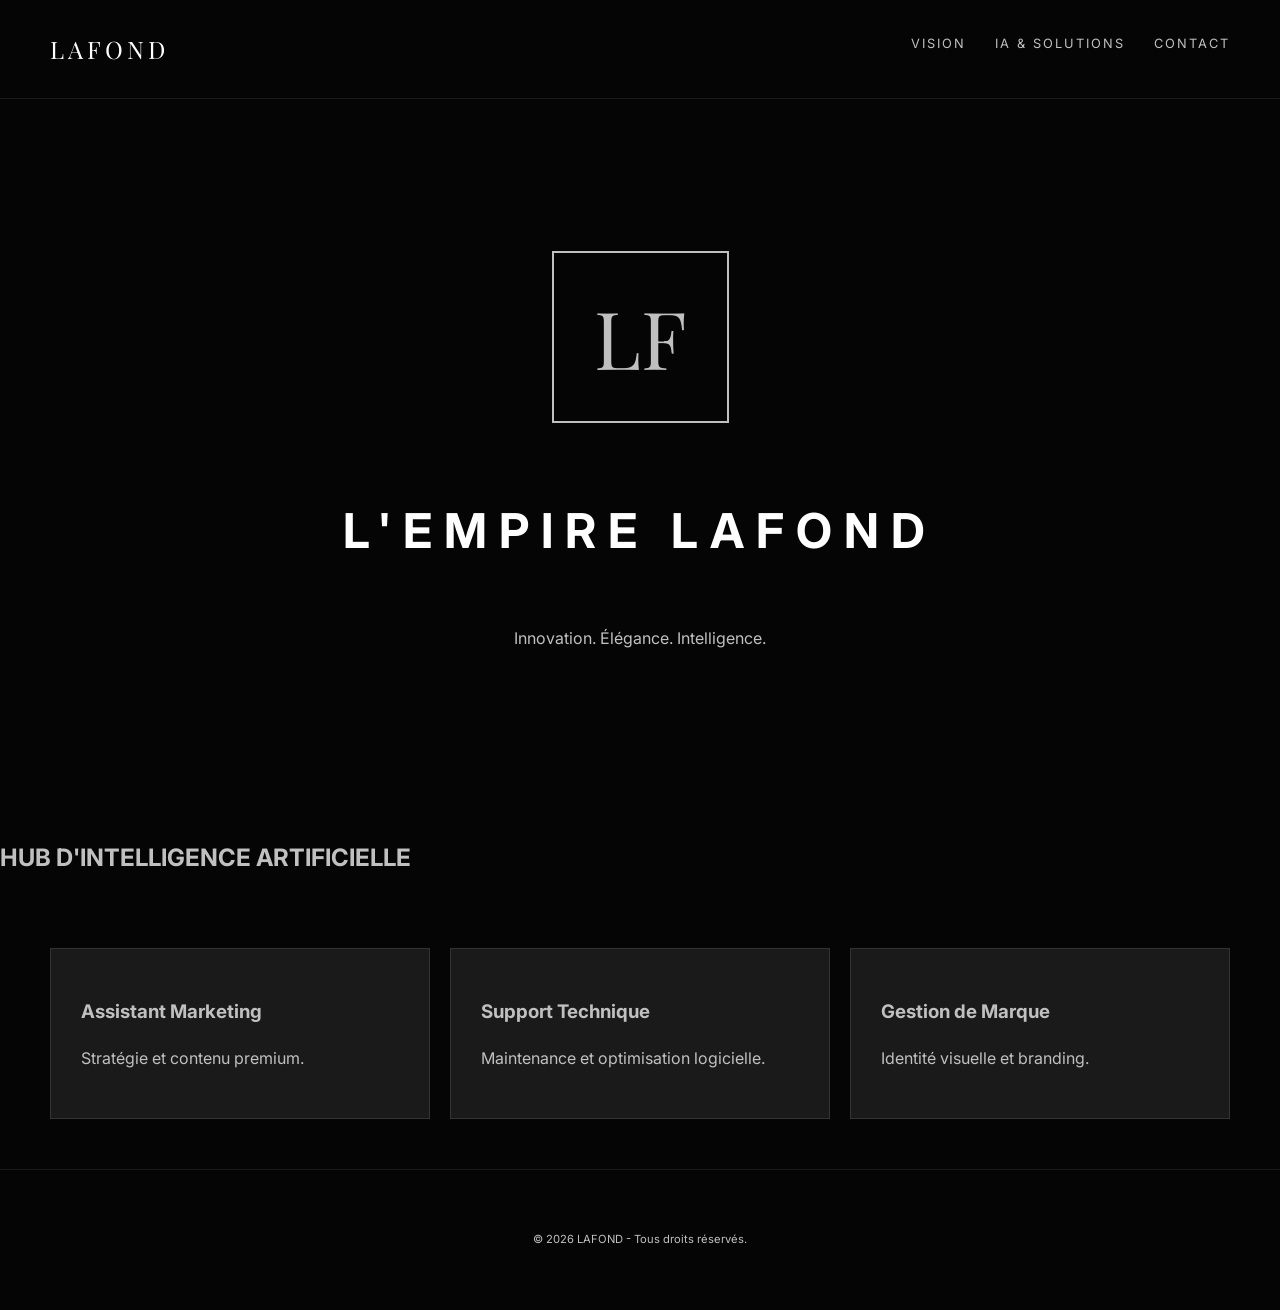
<file: Index.html>
<!DOCTYPE html>
<html lang="fr">
<head>
    <meta charset="UTF-8">
    <meta name="viewport" content="width=device-width, initial-scale=1.0">
    <title>Lafond | Empire Personnel</title>
    <link rel="stylesheet" href="style.css">
    <link href="https://fonts.googleapis.com/css2?family=Playfair+Display:ital,wght@0,700;1,400&family=Inter:wght@300;400&display=swap" rel="stylesheet">
</head>
<body>
    <header>
        <div class="brand">LAFOND</div>
        <nav>
            <a href="#vision">VISION</a>
            <a href="#ia">IA & SOLUTIONS</a>
            <a href="#contact">CONTACT</a>
        </nav>
    </header>

    <section id="hero">
        <div class="monogram">LF</div>
        <h1>L'EMPIRE LAFOND</h1>
        <p class="tagline">Innovation. Élégance. Intelligence.</p>
    </section>

    <section id="ia">
        <h2>HUB D'INTELLIGENCE ARTIFICIELLE</h2>
        <div class="ia-grid">
            <div class="card"><h3>Assistant Marketing</h3><p>Stratégie et contenu premium.</p></div>
            <div class="card"><h3>Support Technique</h3><p>Maintenance et optimisation logicielle.</p></div>
            <div class="card"><h3>Gestion de Marque</h3><p>Identité visuelle et branding.</p></div>
        </div>
    </section>

    <footer>
        <p>&copy; 2026 LAFOND - Tous droits réservés.</p>
    </footer>
</body>
</html>
</file>
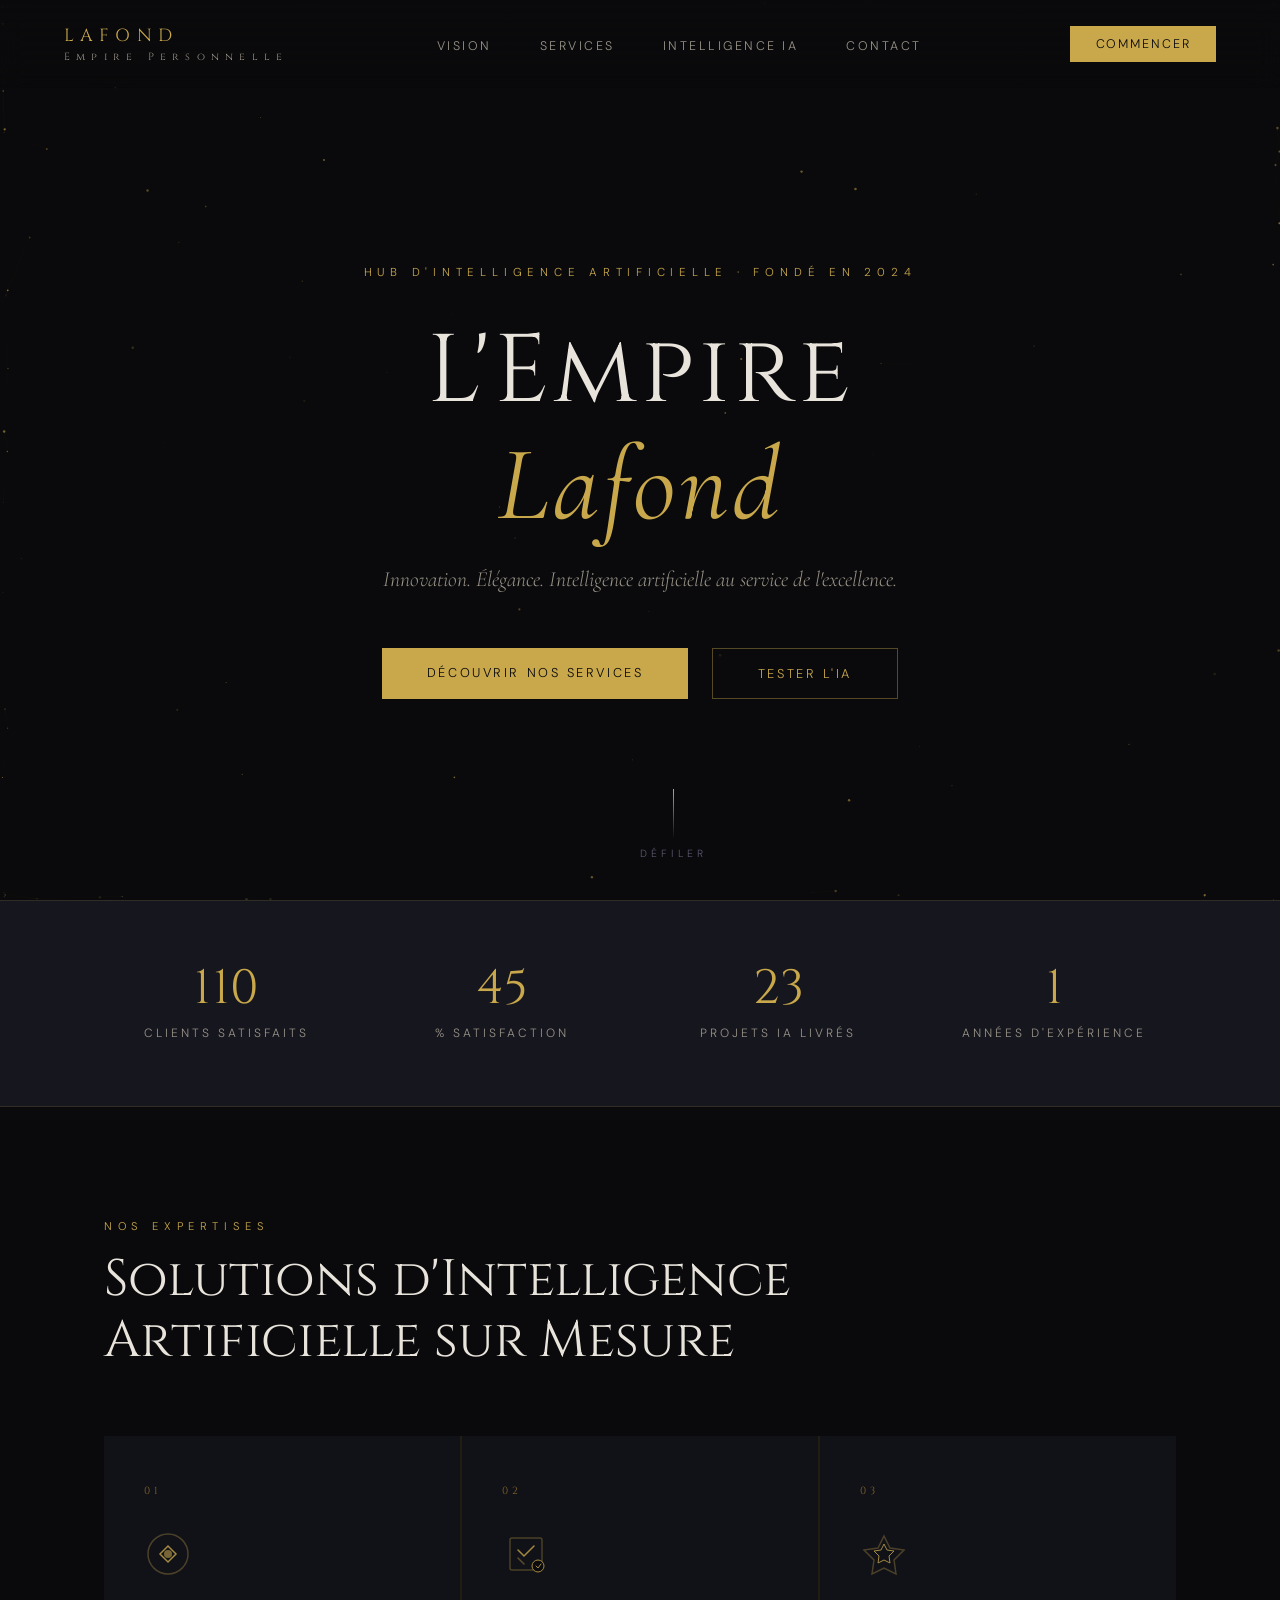
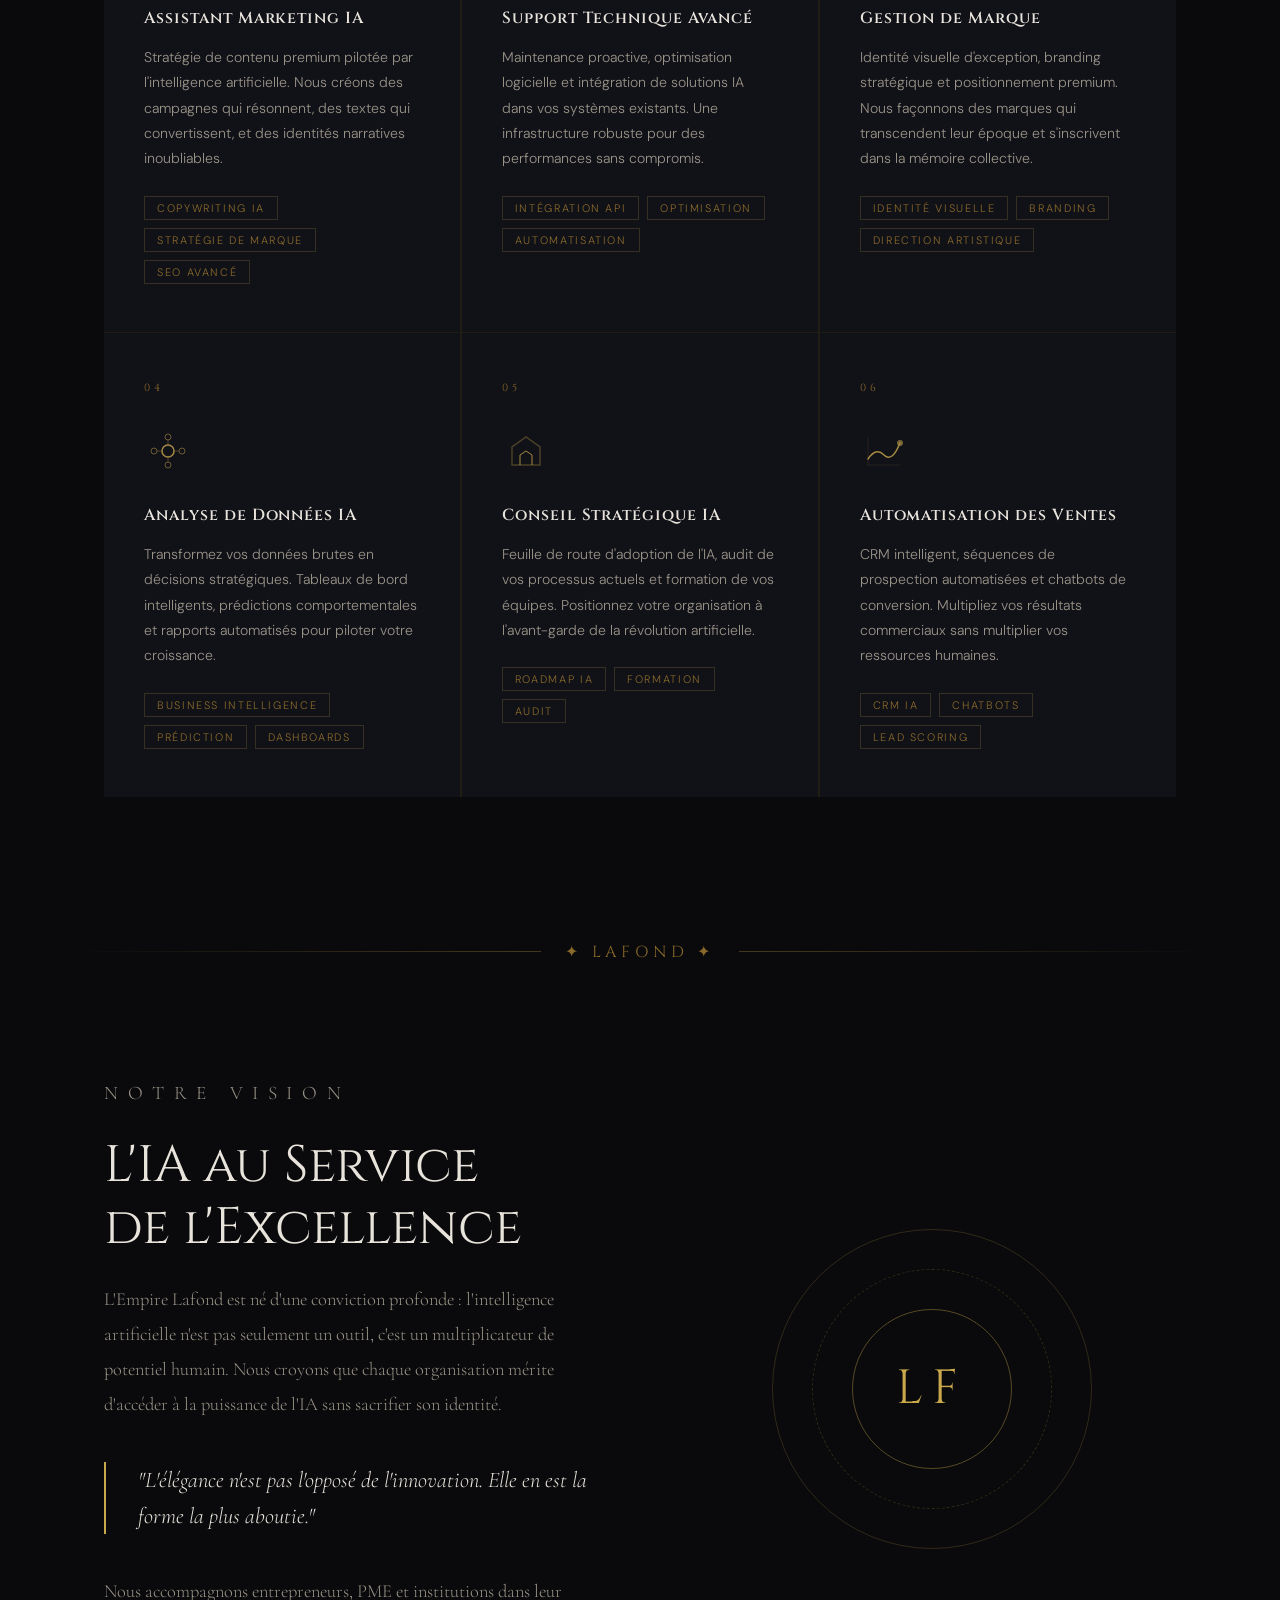
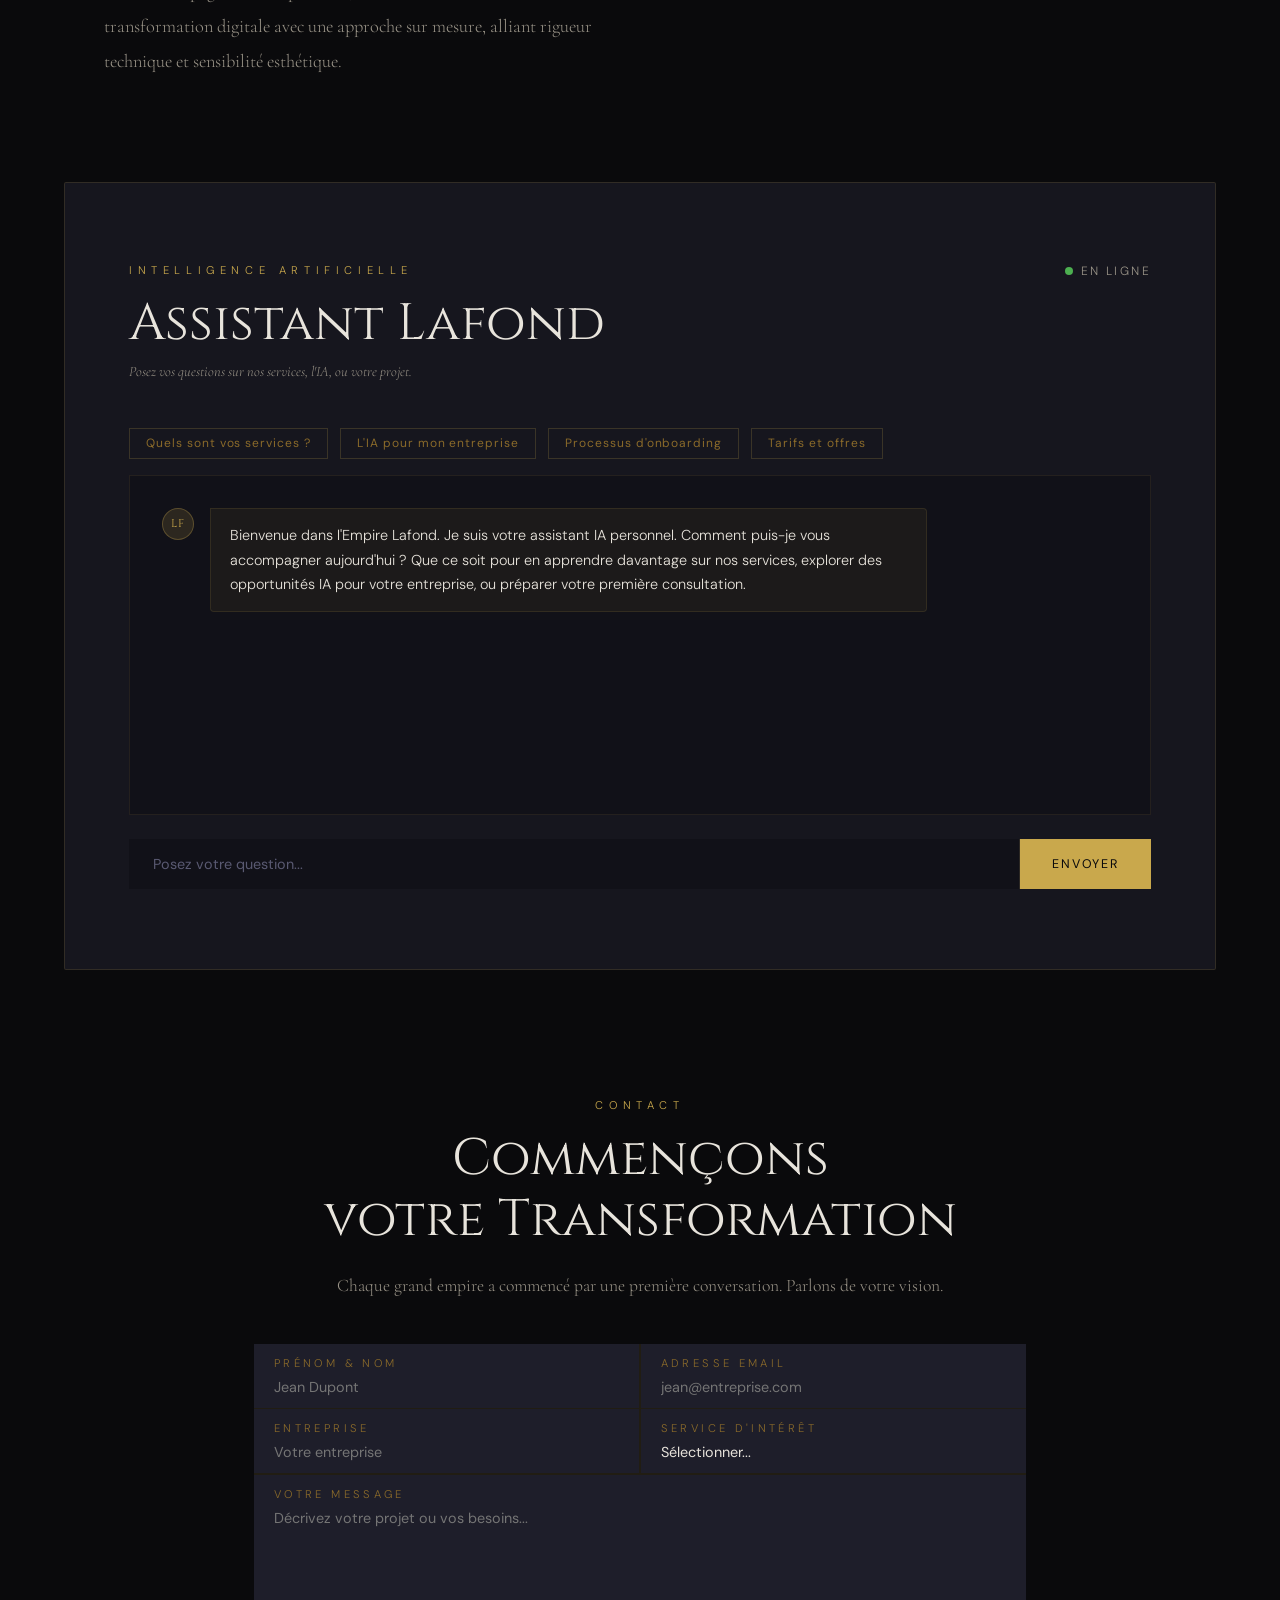
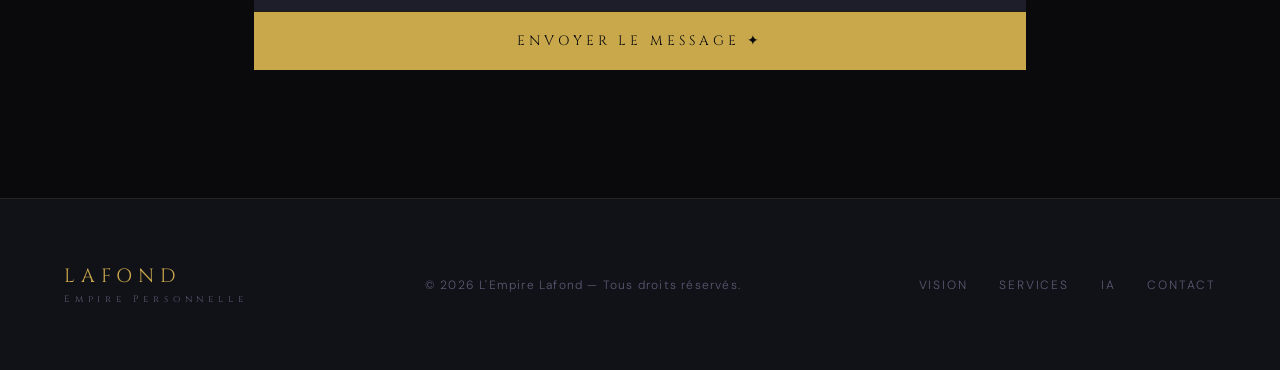
<file: lafond-empire.html>
<!DOCTYPE html>
<html lang="fr">
<head>
<meta charset="UTF-8">
<meta name="viewport" content="width=device-width, initial-scale=1.0">
<title>L'Empire Lafond — IA & Innovation</title>
<link href="https://fonts.googleapis.com/css2?family=Cinzel:wght@400;600;700&family=Cormorant+Garamond:ital,wght@0,300;0,400;0,600;1,300;1,400&family=DM+Sans:wght@300;400;500&display=swap" rel="stylesheet">
<style>
  :root {
    --gold: #C9A84C;
    --gold-light: #E8C96D;
    --gold-dim: #8A6A2A;
    --obsidian: #0A0A0C;
    --deep: #111118;
    --surface: #16161E;
    --surface2: #1E1E2A;
    --muted: #5A5A72;
    --text: #E8E4DC;
    --text-dim: #9A9488;
  }

  *, *::before, *::after { margin: 0; padding: 0; box-sizing: border-box; }

  html { scroll-behavior: smooth; }

  body {
    background: var(--obsidian);
    color: var(--text);
    font-family: 'DM Sans', sans-serif;
    font-weight: 300;
    overflow-x: hidden;
  }

  /* CANVAS PARTICLES */
  #canvas {
    position: fixed;
    top: 0; left: 0;
    width: 100%; height: 100%;
    z-index: 0;
    pointer-events: none;
  }

  /* NAV */
  nav {
    position: fixed;
    top: 0; left: 0; right: 0;
    z-index: 100;
    padding: 1.5rem 4rem;
    display: flex;
    align-items: center;
    justify-content: space-between;
    background: linear-gradient(to bottom, rgba(10,10,12,0.95) 0%, transparent 100%);
    backdrop-filter: blur(12px);
    transition: all 0.4s;
  }
  nav.scrolled {
    background: rgba(10,10,12,0.96);
    border-bottom: 1px solid rgba(201,168,76,0.15);
    padding: 1rem 4rem;
  }

  .logo {
    font-family: 'Cinzel', serif;
    font-size: 1.1rem;
    letter-spacing: 0.35em;
    color: var(--gold);
    text-decoration: none;
  }
  .logo span { color: var(--text-dim); font-size: 0.65rem; display: block; letter-spacing: 0.6em; margin-top: 2px; }

  nav ul { list-style: none; display: flex; gap: 3rem; }
  nav ul a {
    font-family: 'DM Sans', sans-serif;
    font-size: 0.78rem;
    letter-spacing: 0.2em;
    text-transform: uppercase;
    color: var(--text-dim);
    text-decoration: none;
    transition: color 0.3s;
    position: relative;
  }
  nav ul a::after {
    content: '';
    position: absolute;
    bottom: -4px; left: 0;
    width: 0; height: 1px;
    background: var(--gold);
    transition: width 0.3s;
  }
  nav ul a:hover { color: var(--gold); }
  nav ul a:hover::after { width: 100%; }

  .nav-cta {
    font-family: 'DM Sans', sans-serif;
    font-size: 0.78rem;
    letter-spacing: 0.15em;
    text-transform: uppercase;
    color: var(--obsidian);
    background: var(--gold);
    padding: 0.6rem 1.6rem;
    border: none;
    cursor: pointer;
    text-decoration: none;
    transition: background 0.3s;
  }
  .nav-cta:hover { background: var(--gold-light); }

  /* HERO */
  #hero {
    position: relative;
    z-index: 1;
    min-height: 100vh;
    display: flex;
    align-items: center;
    justify-content: center;
    text-align: center;
    padding: 8rem 2rem 4rem;
  }

  .hero-inner { max-width: 860px; }

  .hero-eyebrow {
    font-family: 'DM Sans', sans-serif;
    font-size: 0.72rem;
    letter-spacing: 0.5em;
    text-transform: uppercase;
    color: var(--gold);
    margin-bottom: 2.5rem;
    opacity: 0;
    transform: translateY(20px);
    animation: fadeUp 0.9s 0.3s forwards;
  }

  h1 {
    font-family: 'Cinzel', serif;
    font-size: clamp(3rem, 8vw, 6rem);
    font-weight: 400;
    line-height: 1.1;
    letter-spacing: 0.04em;
    color: var(--text);
    margin-bottom: 1.5rem;
    opacity: 0;
    transform: translateY(30px);
    animation: fadeUp 1s 0.5s forwards;
  }
  h1 em {
    font-style: italic;
    font-family: 'Cormorant Garamond', serif;
    font-size: 1.1em;
    color: var(--gold);
  }

  .hero-sub {
    font-family: 'Cormorant Garamond', serif;
    font-size: 1.35rem;
    font-style: italic;
    color: var(--text-dim);
    margin-bottom: 3.5rem;
    opacity: 0;
    transform: translateY(20px);
    animation: fadeUp 0.9s 0.7s forwards;
  }

  .hero-actions {
    display: flex;
    gap: 1.5rem;
    justify-content: center;
    flex-wrap: wrap;
    opacity: 0;
    transform: translateY(20px);
    animation: fadeUp 0.9s 0.9s forwards;
  }

  .btn-primary {
    font-family: 'DM Sans', sans-serif;
    font-size: 0.8rem;
    letter-spacing: 0.2em;
    text-transform: uppercase;
    color: var(--obsidian);
    background: var(--gold);
    padding: 1rem 2.8rem;
    border: none;
    cursor: pointer;
    text-decoration: none;
    transition: all 0.3s;
  }
  .btn-primary:hover { background: var(--gold-light); transform: translateY(-2px); }

  .btn-secondary {
    font-family: 'DM Sans', sans-serif;
    font-size: 0.8rem;
    letter-spacing: 0.2em;
    text-transform: uppercase;
    color: var(--gold);
    background: transparent;
    padding: 1rem 2.8rem;
    border: 1px solid rgba(201,168,76,0.4);
    cursor: pointer;
    text-decoration: none;
    transition: all 0.3s;
  }
  .btn-secondary:hover { border-color: var(--gold); background: rgba(201,168,76,0.06); }

  .hero-scroll {
    position: absolute;
    bottom: 2.5rem;
    left: 50%;
    transform: translateX(-50%);
    display: flex;
    flex-direction: column;
    align-items: center;
    gap: 0.5rem;
    opacity: 0;
    animation: fadeUp 1s 1.4s forwards;
  }
  .hero-scroll span { font-size: 0.65rem; letter-spacing: 0.4em; text-transform: uppercase; color: var(--muted); }
  .scroll-line { width: 1px; height: 50px; background: linear-gradient(to bottom, var(--gold), transparent); animation: scrollPulse 2s infinite; }

  /* DIVIDER */
  .divider {
    position: relative;
    z-index: 1;
    display: flex;
    align-items: center;
    justify-content: center;
    gap: 1.5rem;
    padding: 2rem 4rem;
  }
  .divider-line { flex: 1; height: 1px; background: linear-gradient(to right, transparent, rgba(201,168,76,0.3)); }
  .divider-line.right { background: linear-gradient(to left, transparent, rgba(201,168,76,0.3)); }
  .divider-icon { font-family: 'Cinzel', serif; color: var(--gold-dim); font-size: 1rem; letter-spacing: 0.3em; }

  /* SECTIONS */
  section {
    position: relative;
    z-index: 1;
    padding: 7rem 4rem;
    max-width: 1200px;
    margin: 0 auto;
  }

  .section-label {
    font-size: 0.7rem;
    letter-spacing: 0.5em;
    text-transform: uppercase;
    color: var(--gold);
    margin-bottom: 1rem;
  }

  h2 {
    font-family: 'Cinzel', serif;
    font-size: clamp(2rem, 4vw, 3.2rem);
    font-weight: 400;
    line-height: 1.2;
    color: var(--text);
    margin-bottom: 1.5rem;
  }

  /* STATS */
  #stats-bar {
    position: relative;
    z-index: 1;
    background: var(--surface);
    border-top: 1px solid rgba(201,168,76,0.15);
    border-bottom: 1px solid rgba(201,168,76,0.15);
  }
  .stats-inner {
    max-width: 1200px;
    margin: 0 auto;
    padding: 4rem;
    display: grid;
    grid-template-columns: repeat(4, 1fr);
    gap: 2rem;
  }
  .stat { text-align: center; }
  .stat-number {
    font-family: 'Cinzel', serif;
    font-size: 3rem;
    font-weight: 400;
    color: var(--gold);
    display: block;
    line-height: 1;
    margin-bottom: 0.5rem;
  }
  .stat-label { font-size: 0.75rem; letter-spacing: 0.25em; text-transform: uppercase; color: var(--text-dim); }

  /* SERVICES */
  .services-grid {
    display: grid;
    grid-template-columns: repeat(3, 1fr);
    gap: 1.5px;
    margin-top: 4rem;
    background: rgba(201,168,76,0.12);
  }

  .service-card {
    background: var(--deep);
    padding: 3rem 2.5rem;
    position: relative;
    overflow: hidden;
    transition: background 0.4s;
    cursor: default;
  }
  .service-card::before {
    content: '';
    position: absolute;
    bottom: 0; left: 0; right: 0;
    height: 2px;
    background: linear-gradient(to right, transparent, var(--gold), transparent);
    transform: scaleX(0);
    transition: transform 0.5s;
  }
  .service-card:hover { background: var(--surface); }
  .service-card:hover::before { transform: scaleX(1); }

  .service-num {
    font-family: 'Cinzel', serif;
    font-size: 0.65rem;
    letter-spacing: 0.4em;
    color: var(--gold-dim);
    margin-bottom: 2rem;
  }

  .service-icon {
    width: 48px;
    height: 48px;
    margin-bottom: 1.5rem;
    opacity: 0.8;
  }

  .service-title {
    font-family: 'Cinzel', serif;
    font-size: 1rem;
    letter-spacing: 0.06em;
    color: var(--text);
    margin-bottom: 1rem;
    font-weight: 600;
  }

  .service-desc {
    font-size: 0.88rem;
    line-height: 1.8;
    color: var(--text-dim);
    margin-bottom: 1.5rem;
  }

  .service-tags {
    display: flex;
    flex-wrap: wrap;
    gap: 0.5rem;
  }
  .tag {
    font-size: 0.68rem;
    letter-spacing: 0.15em;
    text-transform: uppercase;
    color: var(--gold-dim);
    border: 1px solid rgba(201,168,76,0.2);
    padding: 0.25rem 0.75rem;
  }

  /* VISION */
  #vision {
    display: grid;
    grid-template-columns: 1fr 1fr;
    gap: 6rem;
    align-items: center;
  }

  .vision-text p {
    font-family: 'Cormorant Garamond', serif;
    font-size: 1.2rem;
    line-height: 1.9;
    color: var(--text-dim);
    margin-bottom: 1.5rem;
  }

  .vision-quote {
    border-left: 2px solid var(--gold);
    padding-left: 2rem;
    margin: 2.5rem 0;
    font-family: 'Cormorant Garamond', serif;
    font-style: italic;
    font-size: 1.4rem;
    line-height: 1.6;
    color: var(--text);
  }

  .vision-art {
    position: relative;
    aspect-ratio: 1;
    display: flex;
    align-items: center;
    justify-content: center;
  }
  .vision-ring {
    position: absolute;
    border: 1px solid rgba(201,168,76,0.2);
    border-radius: 50%;
    animation: rotate 30s linear infinite;
  }
  .vision-ring:nth-child(2) { animation-direction: reverse; animation-duration: 20s; }
  .vision-ring:nth-child(3) { animation-duration: 45s; }

  .vision-center {
    font-family: 'Cinzel', serif;
    font-size: 3rem;
    color: var(--gold);
    letter-spacing: 0.2em;
    z-index: 1;
  }

  /* AI ASSISTANT */
  #ia {
    background: var(--surface);
    border: 1px solid rgba(201,168,76,0.15);
    border-radius: 2px;
    max-width: 1200px;
    margin: 0 auto;
    padding: 5rem 4rem;
    position: relative;
    z-index: 1;
  }

  .ai-header {
    display: flex;
    align-items: flex-start;
    justify-content: space-between;
    margin-bottom: 3rem;
    flex-wrap: wrap;
    gap: 2rem;
  }

  .ai-status {
    display: flex;
    align-items: center;
    gap: 0.5rem;
    font-size: 0.75rem;
    letter-spacing: 0.2em;
    text-transform: uppercase;
    color: var(--text-dim);
  }
  .ai-dot {
    width: 8px;
    height: 8px;
    border-radius: 50%;
    background: #4CAF50;
    animation: pulse 2s infinite;
  }

  .chat-window {
    background: var(--deep);
    border: 1px solid rgba(201,168,76,0.1);
    min-height: 340px;
    max-height: 420px;
    overflow-y: auto;
    padding: 2rem;
    margin-bottom: 1.5rem;
    scroll-behavior: smooth;
  }
  .chat-window::-webkit-scrollbar { width: 3px; }
  .chat-window::-webkit-scrollbar-track { background: transparent; }
  .chat-window::-webkit-scrollbar-thumb { background: var(--gold-dim); }

  .msg {
    margin-bottom: 1.5rem;
    display: flex;
    gap: 1rem;
    align-items: flex-start;
  }
  .msg.user { flex-direction: row-reverse; }

  .msg-avatar {
    width: 32px;
    height: 32px;
    border-radius: 50%;
    display: flex;
    align-items: center;
    justify-content: center;
    font-size: 0.7rem;
    font-family: 'Cinzel', serif;
    letter-spacing: 0.05em;
    flex-shrink: 0;
  }
  .msg-avatar.ai { background: rgba(201,168,76,0.15); color: var(--gold); border: 1px solid rgba(201,168,76,0.3); }
  .msg-avatar.user-av { background: rgba(255,255,255,0.06); color: var(--text-dim); border: 1px solid rgba(255,255,255,0.1); }

  .msg-bubble {
    padding: 0.9rem 1.2rem;
    font-size: 0.9rem;
    line-height: 1.7;
    max-width: 75%;
  }
  .msg.ai .msg-bubble { background: rgba(201,168,76,0.06); border: 1px solid rgba(201,168,76,0.12); color: var(--text); border-radius: 0 4px 4px 4px; }
  .msg.user .msg-bubble { background: rgba(255,255,255,0.05); border: 1px solid rgba(255,255,255,0.08); color: var(--text-dim); border-radius: 4px 0 4px 4px; }

  .typing-indicator { display: flex; gap: 4px; align-items: center; padding: 0.9rem 1.2rem; }
  .typing-indicator span { width: 6px; height: 6px; border-radius: 50%; background: var(--gold-dim); animation: typing 1.2s infinite; }
  .typing-indicator span:nth-child(2) { animation-delay: 0.2s; }
  .typing-indicator span:nth-child(3) { animation-delay: 0.4s; }

  .chat-input-area {
    display: flex;
    gap: 1px;
    background: rgba(201,168,76,0.12);
  }

  .chat-input {
    flex: 1;
    background: var(--deep);
    border: none;
    padding: 1rem 1.5rem;
    color: var(--text);
    font-family: 'DM Sans', sans-serif;
    font-size: 0.9rem;
    outline: none;
  }
  .chat-input::placeholder { color: var(--muted); }

  .chat-send {
    background: var(--gold);
    border: none;
    padding: 1rem 2rem;
    color: var(--obsidian);
    font-family: 'DM Sans', sans-serif;
    font-size: 0.78rem;
    letter-spacing: 0.15em;
    text-transform: uppercase;
    cursor: pointer;
    transition: background 0.3s;
  }
  .chat-send:hover { background: var(--gold-light); }
  .chat-send:disabled { opacity: 0.5; cursor: not-allowed; }

  .quick-prompts {
    display: flex;
    gap: 0.75rem;
    flex-wrap: wrap;
    margin-bottom: 1rem;
  }
  .qp {
    font-size: 0.75rem;
    letter-spacing: 0.08em;
    color: var(--gold-dim);
    border: 1px solid rgba(201,168,76,0.2);
    padding: 0.4rem 1rem;
    cursor: pointer;
    transition: all 0.2s;
    background: transparent;
    font-family: 'DM Sans', sans-serif;
  }
  .qp:hover { color: var(--gold); border-color: var(--gold); background: rgba(201,168,76,0.04); }

  /* CONTACT */
  #contact { max-width: 700px; margin: 0 auto; text-align: center; position: relative; z-index: 1; }

  .contact-form {
    margin-top: 3rem;
    text-align: left;
    display: flex;
    flex-direction: column;
    gap: 1.5px;
    background: rgba(201,168,76,0.12);
  }

  .form-row { display: grid; grid-template-columns: 1fr 1fr; gap: 1.5px; }

  .form-field {
    display: flex;
    flex-direction: column;
    gap: 0;
  }
  .form-field label {
    font-size: 0.7rem;
    letter-spacing: 0.3em;
    text-transform: uppercase;
    color: var(--gold-dim);
    background: var(--surface2);
    padding: 0.75rem 1.25rem 0.25rem;
  }
  .form-field input, .form-field textarea, .form-field select {
    background: var(--surface2);
    border: none;
    padding: 0.25rem 1.25rem 0.75rem;
    color: var(--text);
    font-family: 'DM Sans', sans-serif;
    font-size: 0.9rem;
    outline: none;
    resize: none;
    transition: background 0.2s;
    -webkit-appearance: none;
  }
  .form-field input:focus, .form-field textarea:focus, .form-field select:focus { background: var(--surface); }
  .form-field option { background: var(--surface); }

  .form-submit {
    background: var(--gold);
    border: none;
    padding: 1.25rem;
    color: var(--obsidian);
    font-family: 'Cinzel', serif;
    font-size: 0.85rem;
    letter-spacing: 0.3em;
    text-transform: uppercase;
    cursor: pointer;
    transition: background 0.3s;
  }
  .form-submit:hover { background: var(--gold-light); }

  .form-success {
    display: none;
    text-align: center;
    padding: 3rem;
    font-family: 'Cormorant Garamond', serif;
    font-size: 1.3rem;
    color: var(--gold);
    border: 1px solid rgba(201,168,76,0.2);
    background: var(--surface2);
  }

  /* FOOTER */
  footer {
    position: relative;
    z-index: 1;
    background: var(--deep);
    border-top: 1px solid rgba(201,168,76,0.12);
    padding: 4rem;
    display: flex;
    align-items: center;
    justify-content: space-between;
    flex-wrap: wrap;
    gap: 2rem;
  }

  .footer-logo {
    font-family: 'Cinzel', serif;
    font-size: 1.2rem;
    letter-spacing: 0.3em;
    color: var(--gold);
  }
  .footer-logo small { display: block; font-size: 0.6rem; letter-spacing: 0.5em; color: var(--muted); margin-top: 4px; }

  .footer-copy { font-size: 0.75rem; color: var(--muted); letter-spacing: 0.1em; }

  .footer-links { display: flex; gap: 2rem; }
  .footer-links a { font-size: 0.75rem; letter-spacing: 0.15em; color: var(--muted); text-decoration: none; text-transform: uppercase; transition: color 0.2s; }
  .footer-links a:hover { color: var(--gold); }

  /* REVEAL ANIMATION */
  .reveal {
    opacity: 0;
    transform: translateY(40px);
    transition: opacity 0.8s ease, transform 0.8s ease;
  }
  .reveal.visible { opacity: 1; transform: none; }
  .reveal-delay-1 { transition-delay: 0.1s; }
  .reveal-delay-2 { transition-delay: 0.2s; }
  .reveal-delay-3 { transition-delay: 0.3s; }
  .reveal-delay-4 { transition-delay: 0.4s; }

  /* KEYFRAMES */
  @keyframes fadeUp { to { opacity: 1; transform: none; } }
  @keyframes rotate { to { transform: rotate(360deg); } }
  @keyframes scrollPulse { 0%,100%{opacity:1} 50%{opacity:0.3} }
  @keyframes pulse { 0%,100%{opacity:1;transform:scale(1)} 50%{opacity:0.5;transform:scale(0.8)} }
  @keyframes typing { 0%,60%,100%{transform:translateY(0)} 30%{transform:translateY(-6px)} }

  /* RESPONSIVE */
  @media (max-width: 900px) {
    nav { padding: 1.2rem 2rem; }
    nav ul { display: none; }
    section { padding: 5rem 2rem; }
    .stats-inner { grid-template-columns: repeat(2, 1fr); padding: 3rem 2rem; }
    .services-grid { grid-template-columns: 1fr; }
    #vision { grid-template-columns: 1fr; gap: 3rem; }
    .vision-art { display: none; }
    #ia { padding: 3rem 2rem; }
    footer { padding: 3rem 2rem; flex-direction: column; }
    .form-row { grid-template-columns: 1fr; }
  }
</style>
</head>
<body>

<canvas id="canvas"></canvas>

<!-- NAVIGATION -->
<nav id="navbar">
  <a href="#" class="logo">LAFOND<span>Empire Personnelle</span></a>
  <ul>
    <li><a href="#vision-section">Vision</a></li>
    <li><a href="#services-section">Services</a></li>
    <li><a href="#ia">Intelligence IA</a></li>
    <li><a href="#contact">Contact</a></li>
  </ul>
  <a href="#contact" class="nav-cta">Commencer</a>
</nav>

<!-- HERO -->
<div id="hero">
  <div class="hero-inner">
    <p class="hero-eyebrow">Hub d'Intelligence Artificielle · Fondé en 2024</p>
    <h1>L'Empire<br><em>Lafond</em></h1>
    <p class="hero-sub">Innovation. Élégance. Intelligence artificielle au service de l'excellence.</p>
    <div class="hero-actions">
      <a href="#services-section" class="btn-primary">Découvrir nos services</a>
      <a href="#ia" class="btn-secondary">Tester l'IA</a>
    </div>
  </div>
  <div class="hero-scroll">
    <div class="scroll-line"></div>
    <span>Défiler</span>
  </div>
</div>

<!-- STATS -->
<div id="stats-bar">
  <div class="stats-inner">
    <div class="stat">
      <span class="stat-number" data-target="240">0</span>
      <span class="stat-label">Clients Satisfaits</span>
    </div>
    <div class="stat">
      <span class="stat-number" data-target="98">0</span>
      <span class="stat-label">% Satisfaction</span>
    </div>
    <div class="stat">
      <span class="stat-number" data-target="50">0</span>
      <span class="stat-label">Projets IA Livrés</span>
    </div>
    <div class="stat">
      <span class="stat-number" data-target="3">0</span>
      <span class="stat-label">Années d'Expérience</span>
    </div>
  </div>
</div>

<!-- SERVICES -->
<section id="services-section">
  <p class="section-label reveal">Nos Expertises</p>
  <h2 class="reveal">Solutions d'Intelligence<br>Artificielle sur Mesure</h2>

  <div class="services-grid">
    <div class="service-card reveal reveal-delay-1">
      <div class="service-num">01</div>
      <svg class="service-icon" viewBox="0 0 48 48" fill="none" xmlns="http://www.w3.org/2000/svg">
        <circle cx="24" cy="24" r="20" stroke="#C9A84C" stroke-width="1.5" opacity="0.4"/>
        <path d="M16 24 L24 16 L32 24 L24 32 Z" stroke="#C9A84C" stroke-width="1.5" fill="none"/>
        <circle cx="24" cy="24" r="4" fill="#C9A84C" opacity="0.7"/>
      </svg>
      <div class="service-title">Assistant Marketing IA</div>
      <p class="service-desc">Stratégie de contenu premium pilotée par l'intelligence artificielle. Nous créons des campagnes qui résonnent, des textes qui convertissent, et des identités narratives inoubliables.</p>
      <div class="service-tags">
        <span class="tag">Copywriting IA</span>
        <span class="tag">Stratégie de marque</span>
        <span class="tag">SEO avancé</span>
      </div>
    </div>

    <div class="service-card reveal reveal-delay-2">
      <div class="service-num">02</div>
      <svg class="service-icon" viewBox="0 0 48 48" fill="none" xmlns="http://www.w3.org/2000/svg">
        <rect x="8" y="8" width="32" height="32" rx="2" stroke="#C9A84C" stroke-width="1.5" opacity="0.4"/>
        <path d="M16 20 L22 26 L32 16" stroke="#C9A84C" stroke-width="1.5" stroke-linecap="round"/>
        <path d="M16 28 L22 34" stroke="#C9A84C" stroke-width="1.5" stroke-linecap="round" opacity="0.5"/>
        <circle cx="36" cy="36" r="6" fill="#0A0A0C" stroke="#C9A84C" stroke-width="1"/>
        <path d="M34 36 L36 38 L39 34" stroke="#C9A84C" stroke-width="1" stroke-linecap="round"/>
      </svg>
      <div class="service-title">Support Technique Avancé</div>
      <p class="service-desc">Maintenance proactive, optimisation logicielle et intégration de solutions IA dans vos systèmes existants. Une infrastructure robuste pour des performances sans compromis.</p>
      <div class="service-tags">
        <span class="tag">Intégration API</span>
        <span class="tag">Optimisation</span>
        <span class="tag">Automatisation</span>
      </div>
    </div>

    <div class="service-card reveal reveal-delay-3">
      <div class="service-num">03</div>
      <svg class="service-icon" viewBox="0 0 48 48" fill="none" xmlns="http://www.w3.org/2000/svg">
        <polygon points="24,6 30,18 44,20 34,30 36,44 24,38 12,44 14,30 4,20 18,18" stroke="#C9A84C" stroke-width="1.5" fill="none" opacity="0.4"/>
        <polygon points="24,14 27,20 34,21 29,26 30,33 24,30 18,33 19,26 14,21 21,20" stroke="#C9A84C" stroke-width="1" fill="none"/>
      </svg>
      <div class="service-title">Gestion de Marque</div>
      <p class="service-desc">Identité visuelle d'exception, branding stratégique et positionnement premium. Nous façonnons des marques qui transcendent leur époque et s'inscrivent dans la mémoire collective.</p>
      <div class="service-tags">
        <span class="tag">Identité visuelle</span>
        <span class="tag">Branding</span>
        <span class="tag">Direction artistique</span>
      </div>
    </div>

    <div class="service-card reveal reveal-delay-1">
      <div class="service-num">04</div>
      <svg class="service-icon" viewBox="0 0 48 48" fill="none" xmlns="http://www.w3.org/2000/svg">
        <circle cx="24" cy="24" r="6" stroke="#C9A84C" stroke-width="1.5"/>
        <circle cx="24" cy="10" r="3" stroke="#C9A84C" stroke-width="1" opacity="0.6"/>
        <circle cx="38" cy="24" r="3" stroke="#C9A84C" stroke-width="1" opacity="0.6"/>
        <circle cx="24" cy="38" r="3" stroke="#C9A84C" stroke-width="1" opacity="0.6"/>
        <circle cx="10" cy="24" r="3" stroke="#C9A84C" stroke-width="1" opacity="0.6"/>
        <line x1="24" y1="18" x2="24" y2="13" stroke="#C9A84C" stroke-width="1" opacity="0.4"/>
        <line x1="30" y1="24" x2="35" y2="24" stroke="#C9A84C" stroke-width="1" opacity="0.4"/>
        <line x1="24" y1="30" x2="24" y2="35" stroke="#C9A84C" stroke-width="1" opacity="0.4"/>
        <line x1="18" y1="24" x2="13" y2="24" stroke="#C9A84C" stroke-width="1" opacity="0.4"/>
      </svg>
      <div class="service-title">Analyse de Données IA</div>
      <p class="service-desc">Transformez vos données brutes en décisions stratégiques. Tableaux de bord intelligents, prédictions comportementales et rapports automatisés pour piloter votre croissance.</p>
      <div class="service-tags">
        <span class="tag">Business Intelligence</span>
        <span class="tag">Prédiction</span>
        <span class="tag">Dashboards</span>
      </div>
    </div>

    <div class="service-card reveal reveal-delay-2">
      <div class="service-num">05</div>
      <svg class="service-icon" viewBox="0 0 48 48" fill="none" xmlns="http://www.w3.org/2000/svg">
        <path d="M10 38 L10 20 L24 10 L38 20 L38 38 Z" stroke="#C9A84C" stroke-width="1.5" fill="none" opacity="0.4"/>
        <path d="M18 38 L18 28 L24 24 L30 28 L30 38" stroke="#C9A84C" stroke-width="1" fill="none"/>
      </svg>
      <div class="service-title">Conseil Stratégique IA</div>
      <p class="service-desc">Feuille de route d'adoption de l'IA, audit de vos processus actuels et formation de vos équipes. Positionnez votre organisation à l'avant-garde de la révolution artificielle.</p>
      <div class="service-tags">
        <span class="tag">Roadmap IA</span>
        <span class="tag">Formation</span>
        <span class="tag">Audit</span>
      </div>
    </div>

    <div class="service-card reveal reveal-delay-3">
      <div class="service-num">06</div>
      <svg class="service-icon" viewBox="0 0 48 48" fill="none" xmlns="http://www.w3.org/2000/svg">
        <path d="M8 32 Q16 20 24 28 Q32 36 40 16" stroke="#C9A84C" stroke-width="1.5" fill="none" stroke-linecap="round"/>
        <circle cx="40" cy="16" r="3" fill="#C9A84C" opacity="0.7"/>
        <line x1="8" y1="38" x2="40" y2="38" stroke="#C9A84C" stroke-width="0.5" opacity="0.3"/>
        <line x1="8" y1="10" x2="8" y2="38" stroke="#C9A84C" stroke-width="0.5" opacity="0.3"/>
      </svg>
      <div class="service-title">Automatisation des Ventes</div>
      <p class="service-desc">CRM intelligent, séquences de prospection automatisées et chatbots de conversion. Multipliez vos résultats commerciaux sans multiplier vos ressources humaines.</p>
      <div class="service-tags">
        <span class="tag">CRM IA</span>
        <span class="tag">Chatbots</span>
        <span class="tag">Lead Scoring</span>
      </div>
    </div>
  </div>
</section>

<!-- DIVIDER -->
<div class="divider">
  <div class="divider-line"></div>
  <div class="divider-icon">✦ LAFOND ✦</div>
  <div class="divider-line right"></div>
</div>

<!-- VISION -->
<section id="vision-section" style="padding: 5rem 4rem;">
  <div id="vision">
    <div class="vision-text">
      <p class="section-label reveal">Notre Vision</p>
      <h2 class="reveal">L'IA au Service<br>de l'Excellence</h2>
      <p class="reveal" style="font-family:'Cormorant Garamond',serif;font-size:1.15rem;line-height:1.9;color:var(--text-dim);margin-bottom:1.2rem;">L'Empire Lafond est né d'une conviction profonde : l'intelligence artificielle n'est pas seulement un outil, c'est un multiplicateur de potentiel humain. Nous croyons que chaque organisation mérite d'accéder à la puissance de l'IA sans sacrifier son identité.</p>
      <div class="vision-quote reveal">"L'élégance n'est pas l'opposé de l'innovation. Elle en est la forme la plus aboutie."</div>
      <p class="reveal" style="font-family:'Cormorant Garamond',serif;font-size:1.15rem;line-height:1.9;color:var(--text-dim);">Nous accompagnons entrepreneurs, PME et institutions dans leur transformation digitale avec une approche sur mesure, alliant rigueur technique et sensibilité esthétique.</p>
    </div>
    <div class="vision-art reveal">
      <div class="vision-ring" style="width:320px;height:320px;"></div>
      <div class="vision-ring" style="width:240px;height:240px;border-style:dashed;"></div>
      <div class="vision-ring" style="width:160px;height:160px;border-color:rgba(201,168,76,0.4)"></div>
      <div class="vision-center">LF</div>
    </div>
  </div>
</section>

<!-- AI ASSISTANT -->
<div id="ia" style="margin:0 4rem;max-width:none;">
  <div class="ai-header">
    <div>
      <p class="section-label">Intelligence Artificielle</p>
      <h2 style="margin-bottom:0.5rem;">Assistant Lafond</h2>
      <p style="color:var(--text-dim);font-size:0.9rem;font-family:'Cormorant Garamond',serif;font-style:italic;">Posez vos questions sur nos services, l'IA, ou votre projet.</p>
    </div>
    <div class="ai-status">
      <div class="ai-dot"></div>
      En ligne
    </div>
  </div>

  <div class="quick-prompts">
    <button class="qp" onclick="sendQuick('Quels sont vos services principaux ?')">Quels sont vos services ?</button>
    <button class="qp" onclick="sendQuick('Comment l\'IA peut-elle aider mon entreprise ?')">L'IA pour mon entreprise</button>
    <button class="qp" onclick="sendQuick('Quel est votre processus pour un nouveau client ?')">Processus d'onboarding</button>
    <button class="qp" onclick="sendQuick('Quels sont vos tarifs ?')">Tarifs et offres</button>
  </div>

  <div class="chat-window" id="chatWindow">
    <div class="msg ai">
      <div class="msg-avatar ai">LF</div>
      <div class="msg-bubble">Bienvenue dans l'Empire Lafond. Je suis votre assistant IA personnel. Comment puis-je vous accompagner aujourd'hui ? Que ce soit pour en apprendre davantage sur nos services, explorer des opportunités IA pour votre entreprise, ou préparer votre première consultation.</div>
    </div>
  </div>

  <div class="chat-input-area">
    <input class="chat-input" id="chatInput" type="text" placeholder="Posez votre question..." onkeypress="if(event.key==='Enter') sendMessage()">
    <button class="chat-send" id="sendBtn" onclick="sendMessage()">Envoyer</button>
  </div>
</div>

<!-- CONTACT -->
<section id="contact" style="padding:8rem 4rem;max-width:900px;">
  <p class="section-label reveal">Contact</p>
  <h2 class="reveal">Commençons<br>votre Transformation</h2>
  <p class="reveal" style="font-family:'Cormorant Garamond',serif;font-size:1.1rem;color:var(--text-dim);margin-bottom:0;">Chaque grand empire a commencé par une première conversation. Parlons de votre vision.</p>

  <div class="contact-form reveal" id="contactForm">
    <div class="form-row">
      <div class="form-field">
        <label>Prénom & Nom</label>
        <input type="text" id="fname" placeholder="Jean Dupont">
      </div>
      <div class="form-field">
        <label>Adresse Email</label>
        <input type="email" id="femail" placeholder="jean@entreprise.com">
      </div>
    </div>
    <div class="form-row">
      <div class="form-field">
        <label>Entreprise</label>
        <input type="text" id="fcompany" placeholder="Votre entreprise">
      </div>
      <div class="form-field">
        <label>Service d'intérêt</label>
        <select id="fservice">
          <option value="">Sélectionner...</option>
          <option>Assistant Marketing IA</option>
          <option>Support Technique</option>
          <option>Gestion de Marque</option>
          <option>Analyse de Données</option>
          <option>Conseil Stratégique</option>
          <option>Automatisation des Ventes</option>
        </select>
      </div>
    </div>
    <div class="form-field">
      <label>Votre Message</label>
      <textarea id="fmessage" rows="5" placeholder="Décrivez votre projet ou vos besoins..."></textarea>
    </div>
    <button class="form-submit" onclick="submitForm()">Envoyer le Message ✦</button>
  </div>

  <div class="form-success" id="formSuccess">
    <div style="font-size:2rem;color:var(--gold);margin-bottom:1rem;">✦</div>
    <div>Merci pour votre message.<br>Notre équipe vous contactera dans les 24 heures.</div>
  </div>
</section>

<!-- FOOTER -->
<footer>
  <div class="footer-logo">LAFOND<small>Empire Personnelle</small></div>
  <div class="footer-copy">© 2026 L'Empire Lafond — Tous droits réservés.</div>
  <div class="footer-links">
    <a href="#vision-section">Vision</a>
    <a href="#services-section">Services</a>
    <a href="#ia">IA</a>
    <a href="#contact">Contact</a>
  </div>
</footer>

<script>
// PARTICLES
const canvas = document.getElementById('canvas');
const ctx = canvas.getContext('2d');
let particles = [];
let W, H;

function resize() {
  W = canvas.width = window.innerWidth;
  H = canvas.height = window.innerHeight;
}
resize();
window.addEventListener('resize', resize);

for(let i=0;i<90;i++){
  particles.push({
    x: Math.random()*2000,
    y: Math.random()*1200,
    r: Math.random()*1.2+0.2,
    vx: (Math.random()-0.5)*0.15,
    vy: (Math.random()-0.5)*0.15,
    a: Math.random()*0.5+0.1
  });
}

function drawParticles(){
  ctx.clearRect(0,0,W,H);
  particles.forEach(p=>{
    p.x+=p.vx; p.y+=p.vy;
    if(p.x<0)p.x=W; if(p.x>W)p.x=0;
    if(p.y<0)p.y=H; if(p.y>H)p.y=0;
    ctx.beginPath();
    ctx.arc(p.x,p.y,p.r,0,Math.PI*2);
    ctx.fillStyle=`rgba(201,168,76,${p.a})`;
    ctx.fill();
  });
  // draw lines between close particles
  for(let i=0;i<particles.length;i++){
    for(let j=i+1;j<particles.length;j++){
      const dx=particles[i].x-particles[j].x;
      const dy=particles[i].y-particles[j].y;
      const d=Math.sqrt(dx*dx+dy*dy);
      if(d<120){
        ctx.beginPath();
        ctx.moveTo(particles[i].x,particles[i].y);
        ctx.lineTo(particles[j].x,particles[j].y);
        ctx.strokeStyle=`rgba(201,168,76,${0.06*(1-d/120)})`;
        ctx.lineWidth=0.5;
        ctx.stroke();
      }
    }
  }
  requestAnimationFrame(drawParticles);
}
drawParticles();

// NAV SCROLL
window.addEventListener('scroll',()=>{
  document.getElementById('navbar').classList.toggle('scrolled', window.scrollY>50);
});

// REVEAL ON SCROLL
const revealEls = document.querySelectorAll('.reveal');
const observer = new IntersectionObserver((entries)=>{
  entries.forEach(e=>{ if(e.isIntersecting) e.target.classList.add('visible'); });
},{threshold:0.1});
revealEls.forEach(el=>observer.observe(el));

// COUNTER
function animateCounter(el, target){
  let current=0;
  const duration=1800;
  const step=target/duration*16;
  const interval=setInterval(()=>{
    current+=step;
    if(current>=target){current=target;clearInterval(interval);}
    el.textContent=Math.floor(current)+(el.dataset.suffix||'');
  },16);
}
const statsObserver = new IntersectionObserver((entries)=>{
  entries.forEach(e=>{
    if(e.isIntersecting){
      document.querySelectorAll('.stat-number').forEach(el=>{
        animateCounter(el, parseInt(el.dataset.target));
      });
      statsObserver.disconnect();
    }
  });
},{threshold:0.5});
statsObserver.observe(document.getElementById('stats-bar'));

// AI CHAT
const SYSTEM_PROMPT = `Tu es l'assistant IA de "L'Empire Lafond", une agence premium d'intelligence artificielle fondée par Lafond. Tu es élégant, professionnel, et concis. Tu répondras en français. 

L'Empire Lafond offre ces services:
1. Assistant Marketing IA - stratégie de contenu, copywriting, SEO
2. Support Technique Avancé - maintenance, optimisation logicielle, intégration API
3. Gestion de Marque - identité visuelle, branding, direction artistique
4. Analyse de Données IA - business intelligence, dashboards, prédiction
5. Conseil Stratégique IA - roadmap IA, formation, audit de processus
6. Automatisation des Ventes - CRM IA, chatbots, lead scoring

Pour les tarifs, dis que les prix sont personnalisés selon les besoins et invite à remplir le formulaire de contact.
Réponds toujours de façon chaleureuse, professionnelle et brève (2-4 phrases maximum).`;

let chatHistory = [];

async function sendMessage(){
  const input = document.getElementById('chatInput');
  const msg = input.value.trim();
  if(!msg) return;
  input.value='';
  appendMsg(msg, 'user');
  chatHistory.push({role:'user',content:msg});
  showTyping();
  document.getElementById('sendBtn').disabled=true;

  try{
    const resp = await fetch('https://api.anthropic.com/v1/messages',{
      method:'POST',
      headers:{'Content-Type':'application/json'},
      body:JSON.stringify({
        model:'claude-sonnet-4-20250514',
        max_tokens:300,
        system: SYSTEM_PROMPT,
        messages: chatHistory
      })
    });
    const data = await resp.json();
    removeTyping();
    const reply = data.content?.[0]?.text || "Je suis momentanément indisponible. Veuillez nous contacter directement.";
    chatHistory.push({role:'assistant',content:reply});
    appendMsg(reply,'ai');
  } catch(err){
    removeTyping();
    appendMsg("Une erreur s'est produite. Veuillez réessayer ou nous contacter via le formulaire.","ai");
  }
  document.getElementById('sendBtn').disabled=false;
}

function sendQuick(text){
  document.getElementById('chatInput').value=text;
  sendMessage();
}

function appendMsg(text,type){
  const win = document.getElementById('chatWindow');
  const div = document.createElement('div');
  div.className=`msg ${type}`;
  div.innerHTML=`<div class="msg-avatar ${type==='ai'?'ai':'user-av'}">${type==='ai'?'LF':'Vous'}</div><div class="msg-bubble">${text}</div>`;
  win.appendChild(div);
  win.scrollTop=win.scrollHeight;
}

function showTyping(){
  const win = document.getElementById('chatWindow');
  const div = document.createElement('div');
  div.className='msg ai';
  div.id='typing';
  div.innerHTML=`<div class="msg-avatar ai">LF</div><div class="msg-bubble typing-indicator"><span></span><span></span><span></span></div>`;
  win.appendChild(div);
  win.scrollTop=win.scrollHeight;
}
function removeTyping(){
  const t=document.getElementById('typing');
  if(t)t.remove();
}

// CONTACT FORM
function submitForm(){
  const name=document.getElementById('fname').value.trim();
  const email=document.getElementById('femail').value.trim();
  if(!name||!email){ alert('Veuillez remplir au minimum votre nom et email.'); return; }
  document.getElementById('contactForm').style.display='none';
  document.getElementById('formSuccess').style.display='block';
}
</script>
</body>
</html>
</file>
<file: style.css>
:root {
    --black: #050505;
    --silver: #C0C0C0;
    --dark-grey: #1a1a1a;
    --white: #ffffff;
}

body {
    background-color: var(--black);
    color: var(--silver);
    font-family: 'Inter', sans-serif;
    margin: 0;
    line-height: 1.6;
}

header {
    display: flex;
    justify-content: space-between;
    padding: 30px 50px;
    border-bottom: 1px solid var(--dark-grey);
}

.brand {
    font-family: 'Playfair Display', serif;
    font-size: 1.5rem;
    letter-spacing: 4px;
    color: var(--white);
}

nav a {
    color: var(--silver);
    text-decoration: none;
    margin-left: 25px;
    font-size: 0.8rem;
    letter-spacing: 2px;
}

#hero {
    height: 80vh;
    display: flex;
    flex-direction: column;
    justify-content: center;
    align-items: center;
    text-align: center;
}

.monogram {
    font-size: 5rem;
    border: 2px solid var(--silver);
    padding: 20px 40px;
    margin-bottom: 30px;
    font-family: 'Playfair Display', serif;
}

h1 {
    font-size: 3rem;
    letter-spacing: 12px;
    color: var(--white);
}

.ia-grid {
    display: grid;
    grid-template-columns: repeat(auto-fit, minmax(250px, 1fr));
    gap: 20px;
    padding: 50px;
}

.card {
    background: var(--dark-grey);
    padding: 30px;
    border: 1px solid #333;
    transition: 0.3s;
}

.card:hover {
    border-color: var(--silver);
}

footer {
    text-align: center;
    padding: 50px;
    font-size: 0.7rem;
    border-top: 1px solid var(--dark-grey);
}
</file>
